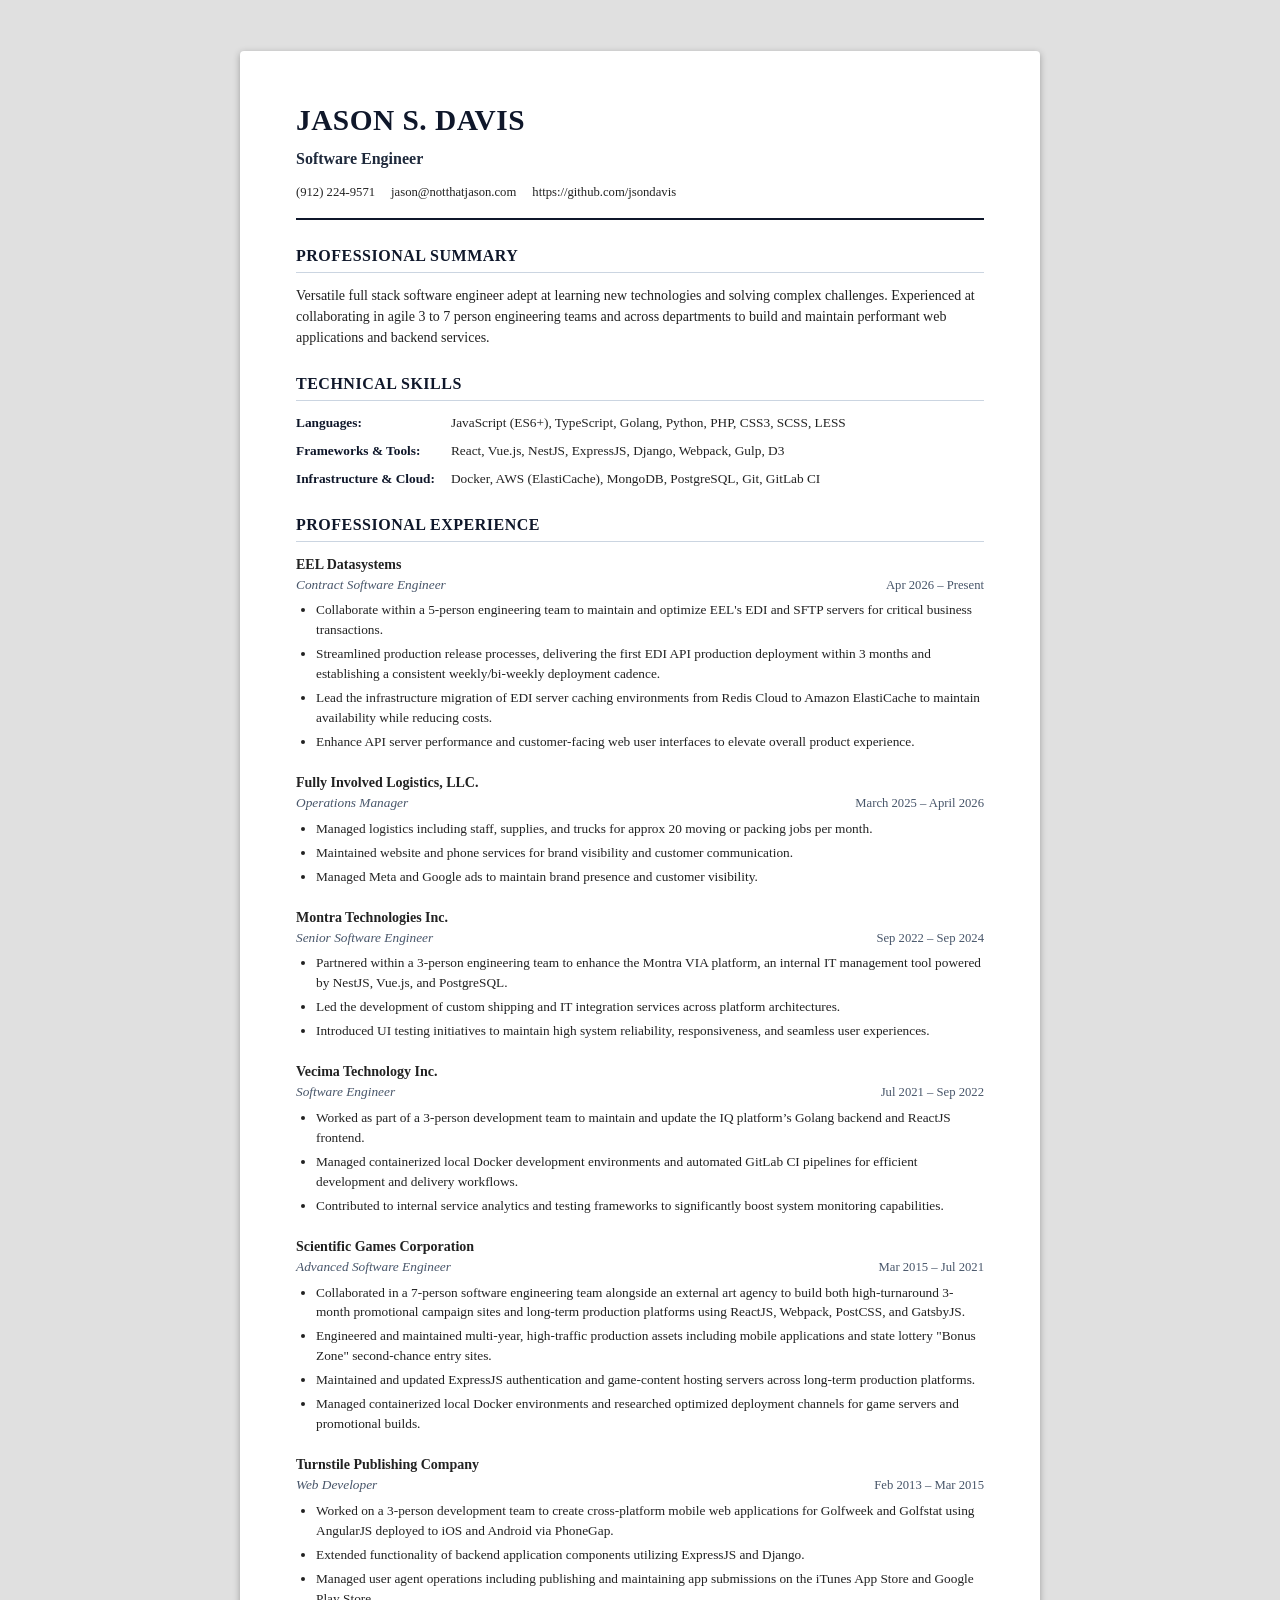
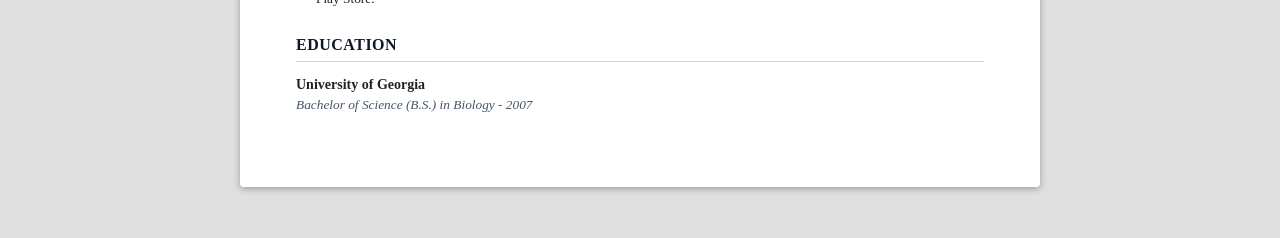
<file: index.html>
<!DOCTYPE html>
<html lang="en">
<head>
  <meta charset="UTF-8">
  <meta name="viewport" content="width=device-width, initial-scale=1.0">
  <title>Resume - Jason S. Davis</title>
  <style>
    *, *::before, *::after {
  box-sizing: border-box;
  margin: 0;
  padding: 0;
}

:root {
  --font-main: -apple-system, BlinkMacSystemFont, &#34;Segoe UI&#34;, Roboto, Helvetica, Arial, sans-serif;
  --text-color: #222222;
  --heading-color: #0f172a;
  --accent-color: #1e293b;
  --border-color: #cbd5e1;
  --bg-color: #ffffff;
  --line-height: 1.5;
}

body {
  font-family: var(--font-main);
  color: var(--text-color);
  background-color: #f8fafc;
  line-height: var(--line-height);
  font-size: 10.5pt;
  padding: 2rem 1rem;
}

.resume-container {
  max-width: 800px;
  margin: 0 auto;
  background-color: var(--bg-color);
  padding: 3rem 3.5rem;
  border-radius: 4px;
  box-shadow: 0 1px 3px rgba(0, 0, 0, 0.1);
}

header {
  border-bottom: 2px solid var(--heading-color);
  padding-bottom: 1rem;
  margin-bottom: 1.5rem;
}

header h1 {
  font-size: 22pt;
  color: var(--heading-color);
  text-transform: uppercase;
  letter-spacing: 0.5px;
  margin-bottom: 0.25rem;
}

header .job-title {
  font-size: 12pt;
  font-weight: 600;
  color: var(--accent-color);
  margin-bottom: 0.75rem;
}

.contact-info {
  display: flex;
  flex-wrap: wrap;
  gap: 0.5rem 1rem;
  font-size: 9.5pt;
}

.contact-info a {
  color: var(--text-color);
  text-decoration: none;
}

.contact-info a:hover {
  text-decoration: underline;
}

.contact-info span::after {
  content: &#34; • &#34;;
  margin-left: 1rem;
  color: var(--border-color);
}

.contact-info span:last-child::after {
  content: &#34;&#34;;
}

section {
  margin-bottom: 1.5rem;
}

h2 {
  font-size: 12pt;
  text-transform: uppercase;
  letter-spacing: 0.5px;
  color: var(--heading-color);
  border-bottom: 1px solid var(--border-color);
  padding-bottom: 0.25rem;
  margin-bottom: 0.75rem;
}

.summary p {
  margin-bottom: 0.5rem;
}

.entry {
  margin-bottom: 1.25rem;
}

.entry:last-child {
  margin-bottom: 0;
}

.entry-header {
  display: flex;
  justify-content: space-between;
  align-items: baseline;
  font-weight: bold;
  font-size: 10.5pt;
}

.entry-subheader {
  display: flex;
  justify-content: space-between;
  align-items: baseline;
  font-style: italic;
  color: #475569;
  font-size: 10pt;
  margin-bottom: 0.35rem;
}

.date-location {
  font-weight: normal;
  font-style: normal;
  font-size: 9.5pt;
  color: #475569;
  white-space: nowrap;
}

ul {
  list-style-type: disc;
  margin-left: 1.25rem;
}

li {
  margin-bottom: 0.25rem;
  font-size: 10pt;
}

.skills-grid {
  display: grid;
  grid-template-columns: auto 1fr;
  gap: 0.5rem 1rem;
  font-size: 10pt;
}

.skill-category {
  font-weight: bold;
  color: var(--heading-color);
}

@media print {
  body {
    background-color: #ffffff;
    padding: 0;
  }

  .resume-container {
    box-shadow: none;
    padding: 0;
    max-width: 100%;
  }

  a {
    text-decoration: none;
    color: inherit;
  }

  @page {
    margin: 0.6in 0.6in 0.6in 0.6in;
  }
}


    
@page { 
  margin: 0;
}

@media print {
  body { 
    line-height: 1.1rem;
    margin: 0;
    padding: 5mm;
  }

  .resume-container {
    margin: 0;
    /**
     * overflow: hidden; 
     * page-break-after: always; 
     **/
    position: relative;
    box-sizing: border-box;
    width: 216mm;
    height: 279mm;
  }

  header {
    padding-bottom: .75rem;
    margin-bottom: 1.1rem;
  }

  .job-title {
    padding-top: .25rem;
  }

  section {
    margin-bottom: 1.1rem;
  }

  .skills-grid {
    gap: .2rem 1rem;
  }

  .entry {
    break-inside: avoid;
  }

  .entry:nth-last-child(2) {
    padding-top: 5mm;
  }

  /** Padding area **/
  .resume-container.padding-10mm { padding: 10mm }
  .resume-container.padding-15mm { padding: 15mm }
  .resume-container.padding-20mm { padding: 20mm }
  .resume-container.padding-25mm { padding: 25mm }
}

/** For screen preview **/
@media screen {
  body { 
    background: #e0e0e0;
  }

  .resume-container {
    background: white;
    box-shadow: 0 .5mm 2mm rgba(0,0,0,.3);
    margin: 5mm auto;
  }
}

/** Fix for Chrome issue #273306 **/
@media print {
  body { 
    width: 216mm;
  }
}

  </style>
</head>
<body>
  <div class="resume-container">

    <header>
      <h1>Jason S. Davis</h1>
      <div class="job-title">Software Engineer</div>
      <div class="contact-info">
        <span>(912) 224-9571</span>
        <span><a href="mailto:jason@notthatjason.com">jason@notthatjason.com</a></span>
        <span><a href="https://github.com/jsondavis">https://github.com/jsondavis</a></span>
      </div>
    </header>

    <main>
      
      <section class="summary">
        <h2>Professional Summary</h2>
        <p>Versatile full stack software engineer adept at learning new technologies and solving complex challenges. Experienced at collaborating in agile 3 to 7 person engineering teams and across departments to build and maintain performant web applications and backend services.
</p>
      </section>
      

      
      <section class="skills">
        <h2>Technical Skills</h2>
        <div class="skills-grid">
          
          <div class="skill-category">Languages:</div>
          <div>JavaScript (ES6+), TypeScript, Golang, Python, PHP, CSS3, SCSS, LESS</div>
          
          <div class="skill-category">Frameworks &amp; Tools:</div>
          <div>React, Vue.js, NestJS, ExpressJS, Django, Webpack, Gulp, D3</div>
          
          <div class="skill-category">Infrastructure &amp; Cloud:</div>
          <div>Docker, AWS (ElastiCache), MongoDB, PostgreSQL, Git, GitLab CI</div>
          
        </div>
      </section>
      

      
      <section class="experience">
        <h2>Professional Experience</h2>

        
        <article class="entry">
          <div class="entry-header">
            <span>EEL Datasystems</span>
          </div>
          <div class="entry-subheader">
            <span>Contract Software Engineer</span>
            <span class="date-location">Apr 2026 – Present</span>
          </div>
          <ul>
            
            <li>Collaborate within a 5-person engineering team to maintain and optimize EEL&#39;s EDI and SFTP servers for critical business transactions.</li>
            
            <li>Streamlined production release processes, delivering the first EDI API production deployment within 3 months and establishing a consistent weekly/bi-weekly deployment cadence.</li>
            
            <li>Lead the infrastructure migration of EDI server caching environments from Redis Cloud to Amazon ElastiCache to maintain availability while reducing costs.</li>
            
            <li>Enhance API server performance and customer-facing web user interfaces to elevate overall product experience.</li>
            
          </ul>
        </article>
        
        <article class="entry">
          <div class="entry-header">
            <span>Fully Involved Logistics, LLC.</span>
          </div>
          <div class="entry-subheader">
            <span>Operations Manager</span>
            <span class="date-location">March 2025 – April 2026</span>
          </div>
          <ul>
            
            <li>Managed logistics including staff, supplies, and trucks for approx 20 moving or packing jobs per month.</li>
            
            <li>Maintained website and phone services for brand visibility and customer communication.</li>
            
            <li>Managed Meta and Google ads to maintain brand presence and customer visibility.</li>
            
          </ul>
        </article>
        
        <article class="entry">
          <div class="entry-header">
            <span>Montra Technologies Inc.</span>
          </div>
          <div class="entry-subheader">
            <span>Senior Software Engineer</span>
            <span class="date-location">Sep 2022 – Sep 2024</span>
          </div>
          <ul>
            
            <li>Partnered within a 3-person engineering team to enhance the Montra VIA platform, an internal IT management tool powered by NestJS, Vue.js, and PostgreSQL.</li>
            
            <li>Led the development of custom shipping and IT integration services across platform architectures.</li>
            
            <li>Introduced UI testing initiatives to maintain high system reliability, responsiveness, and seamless user experiences.</li>
            
          </ul>
        </article>
        
        <article class="entry">
          <div class="entry-header">
            <span>Vecima Technology Inc.</span>
          </div>
          <div class="entry-subheader">
            <span>Software Engineer</span>
            <span class="date-location">Jul 2021 – Sep 2022</span>
          </div>
          <ul>
            
            <li>Worked as part of a 3-person development team to maintain and update the IQ platform’s Golang backend and ReactJS frontend.</li>
            
            <li>Managed containerized local Docker development environments and automated GitLab CI pipelines for efficient development and delivery workflows.</li>
            
            <li>Contributed to internal service analytics and testing frameworks to significantly boost system monitoring capabilities.</li>
            
          </ul>
        </article>
        
        <article class="entry">
          <div class="entry-header">
            <span>Scientific Games Corporation</span>
          </div>
          <div class="entry-subheader">
            <span>Advanced Software Engineer</span>
            <span class="date-location">Mar 2015 – Jul 2021</span>
          </div>
          <ul>
            
            <li>Collaborated in a 7-person software engineering team alongside an external art agency to build both high-turnaround 3-month promotional campaign sites and long-term production platforms using ReactJS, Webpack, PostCSS, and GatsbyJS.</li>
            
            <li>Engineered and maintained multi-year, high-traffic production assets including mobile applications and state lottery &#34;Bonus Zone&#34; second-chance entry sites.</li>
            
            <li>Maintained and updated ExpressJS authentication and game-content hosting servers across long-term production platforms.</li>
            
            <li>Managed containerized local Docker environments and researched optimized deployment channels for game servers and promotional builds.</li>
            
          </ul>
        </article>
        
        <article class="entry">
          <div class="entry-header">
            <span>Turnstile Publishing Company</span>
          </div>
          <div class="entry-subheader">
            <span>Web Developer</span>
            <span class="date-location">Feb 2013 – Mar 2015</span>
          </div>
          <ul>
            
            <li>Worked on a 3-person development team to create cross-platform mobile web applications for Golfweek and Golfstat using AngularJS deployed to iOS and Android via PhoneGap.</li>
            
            <li>Extended functionality of backend application components utilizing ExpressJS and Django.</li>
            
            <li>Managed user agent operations including publishing and maintaining app submissions on the iTunes App Store and Google Play Store.</li>
            
          </ul>
        </article>
        
      </section>
      

      
      <section class="education">
        <h2>Education</h2>

          
        <article class="entry">
          <div class="entry-header">
            <span>University of Georgia</span>
          </div>
          <div class="entry-subheader">
            <span>Bachelor of Science (B.S.) in Biology - 2007</span>
          </div>
        </article>
        
      </section>
      
    </main>
  </div>
</body>
</html>
</file>
